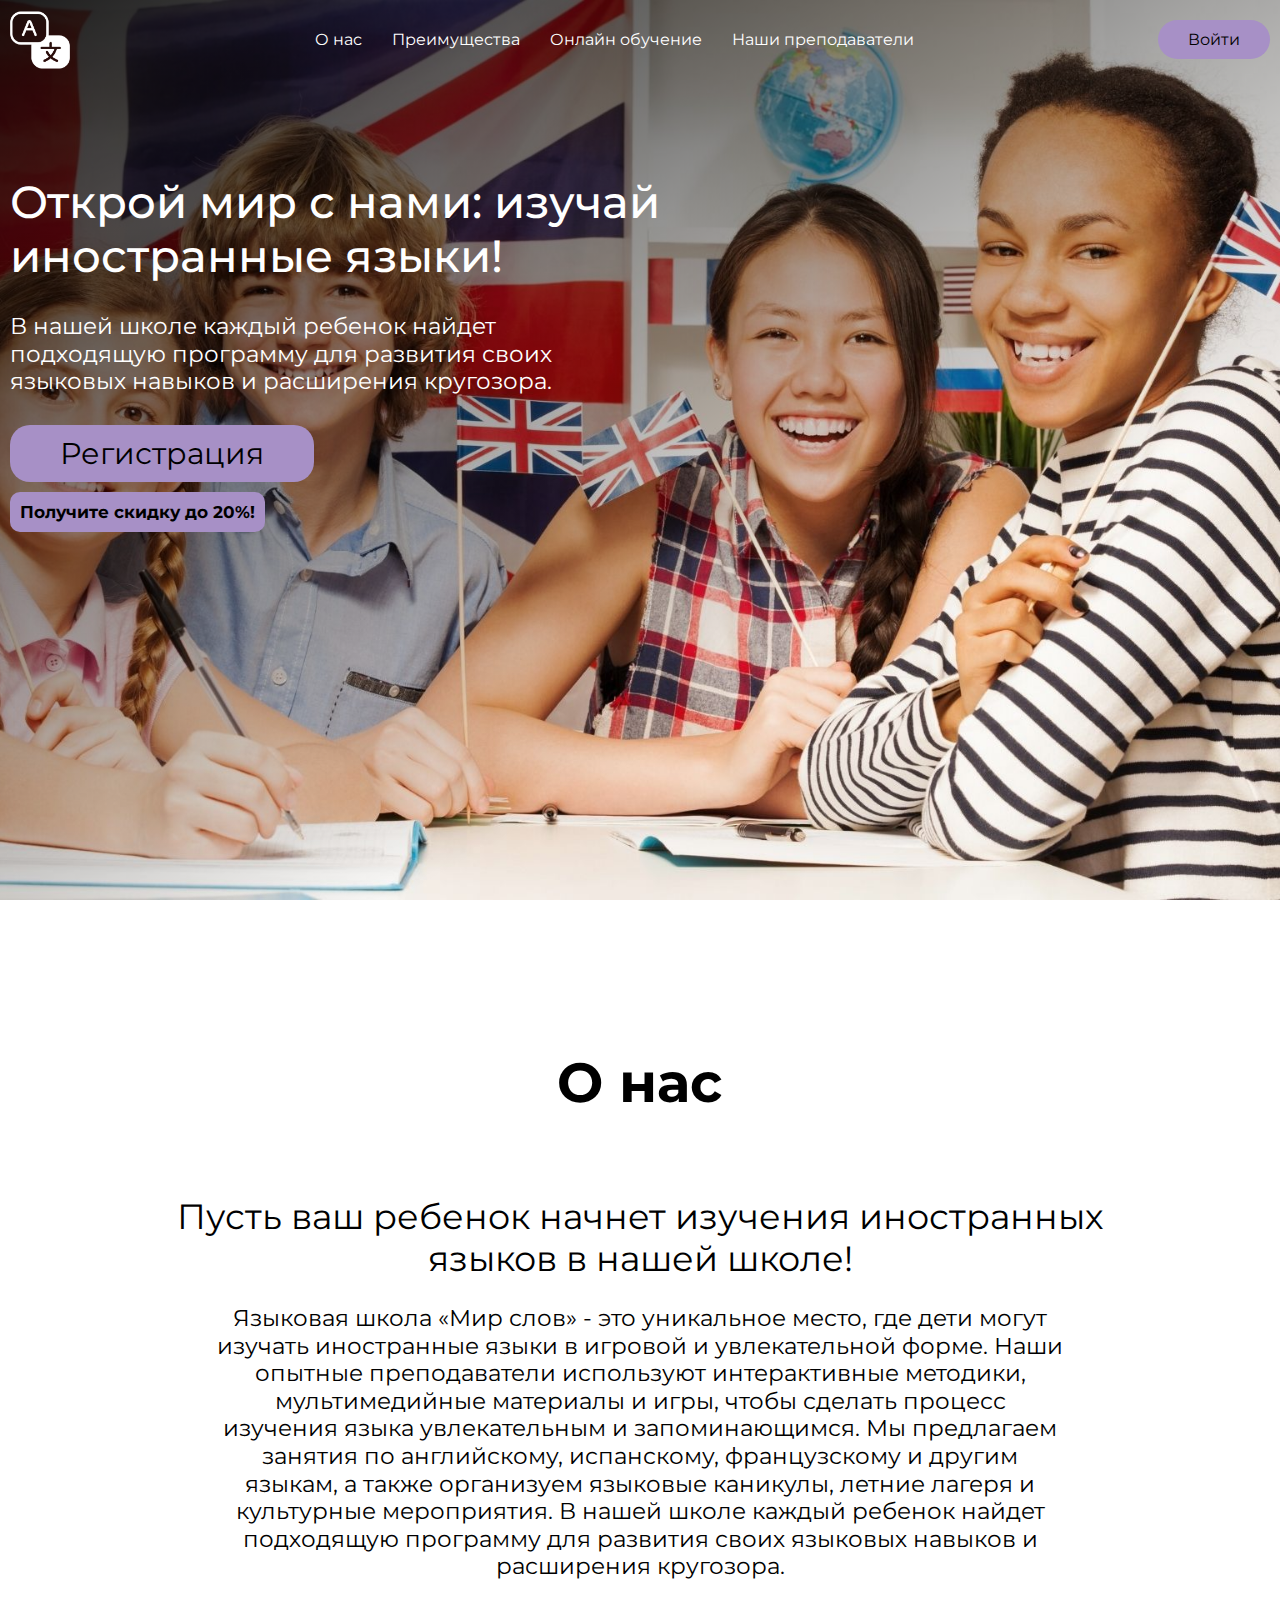
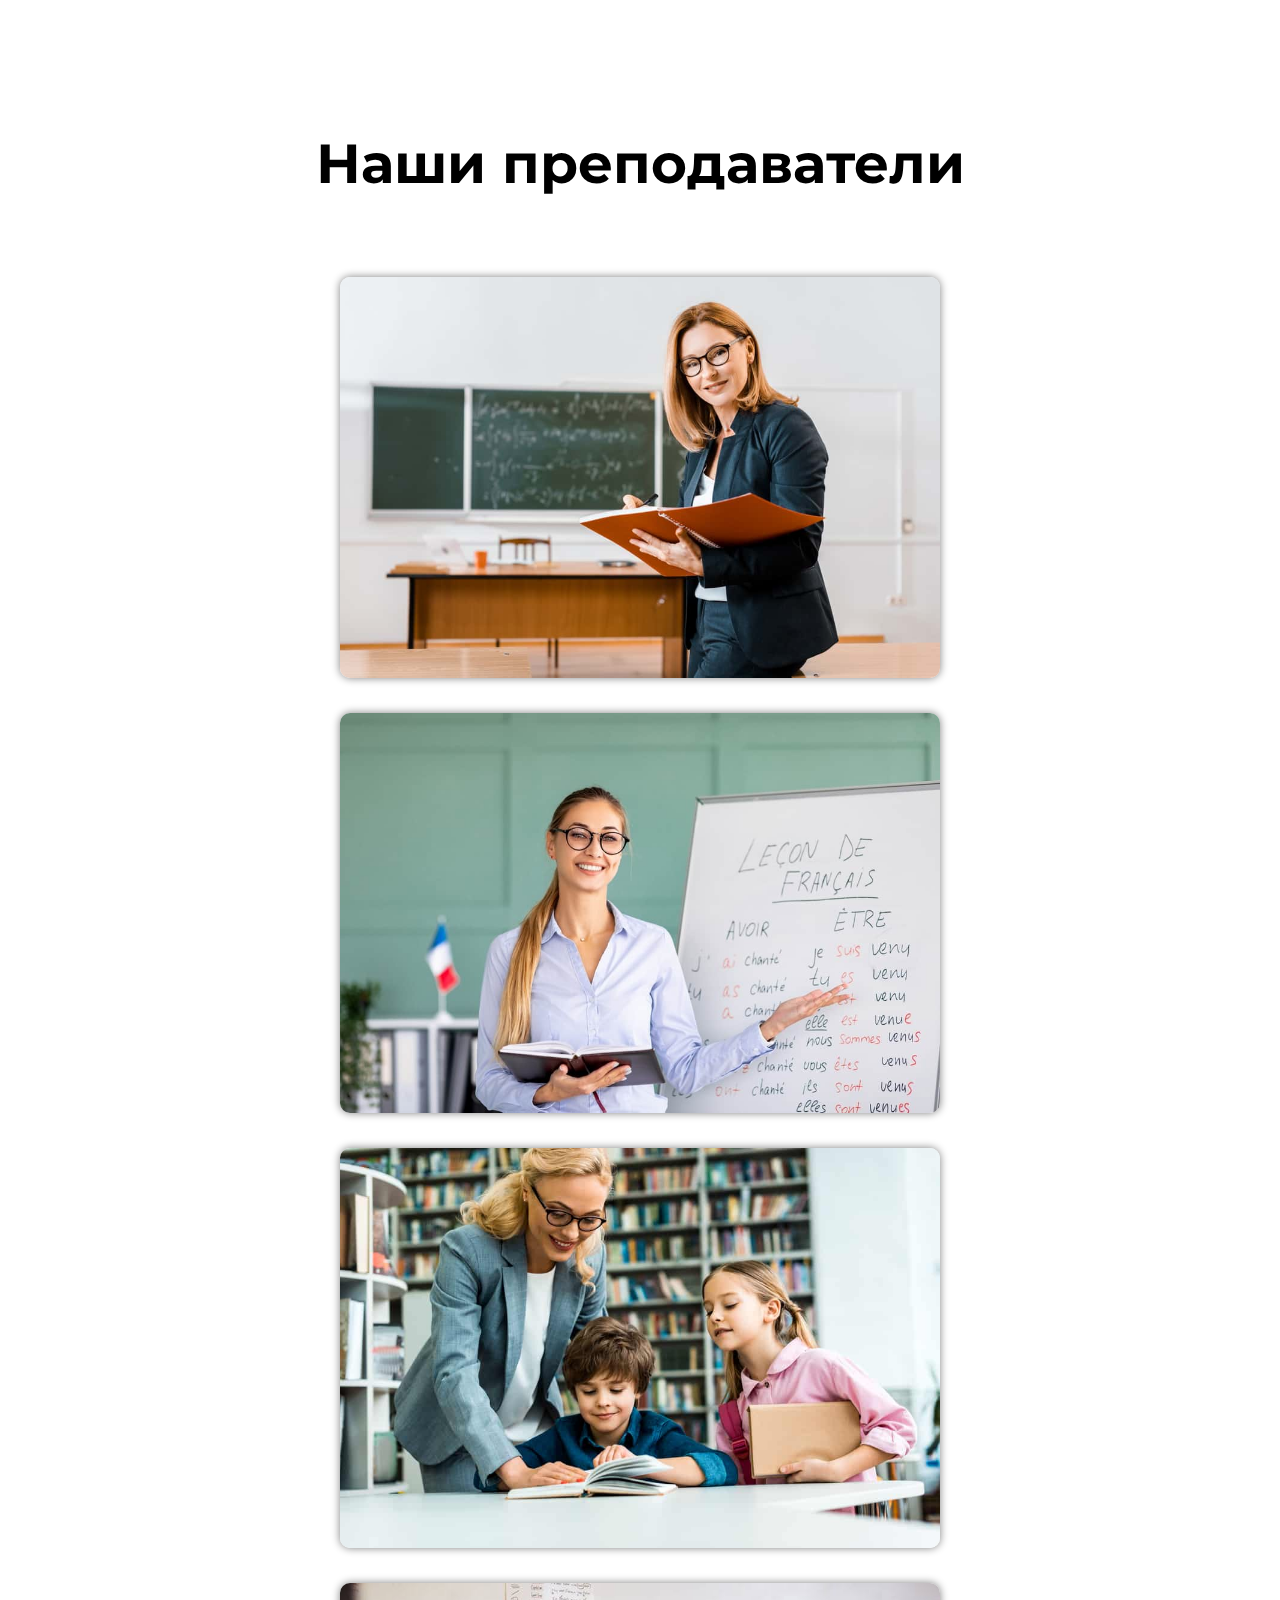
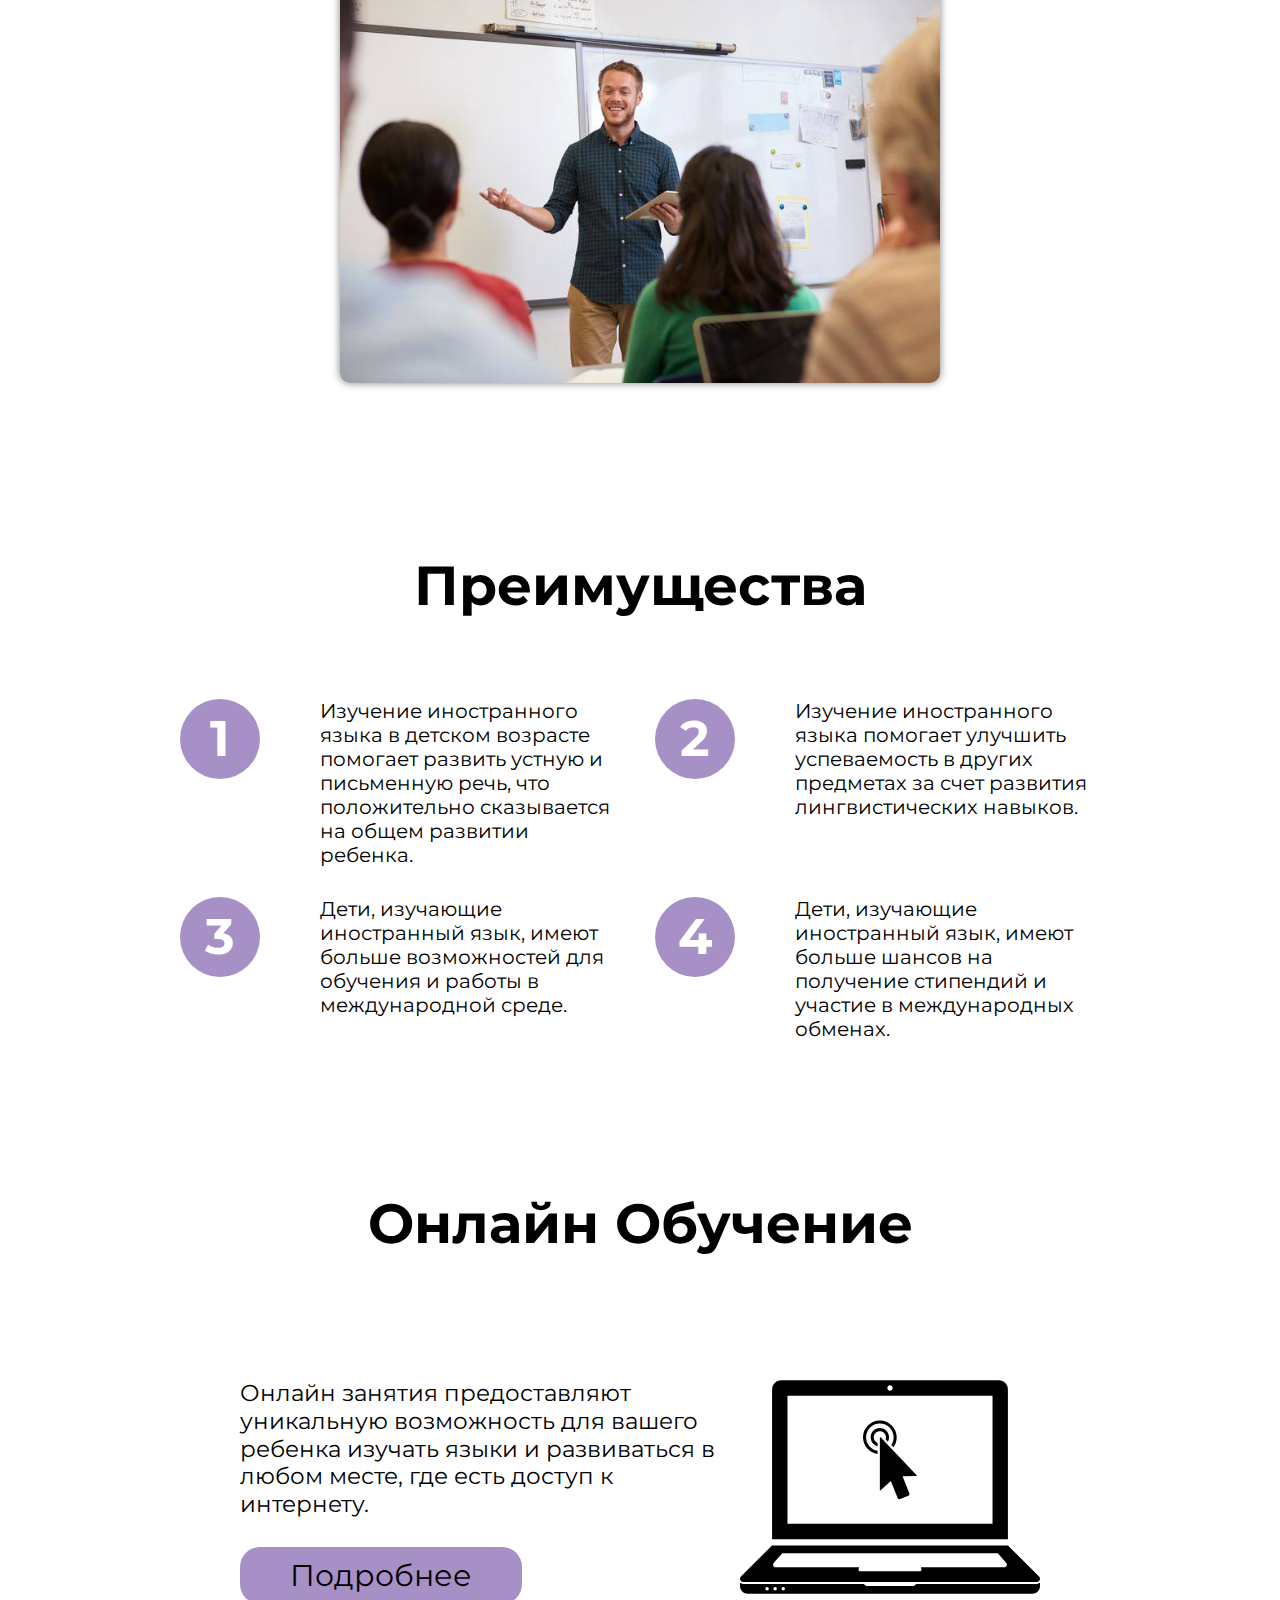
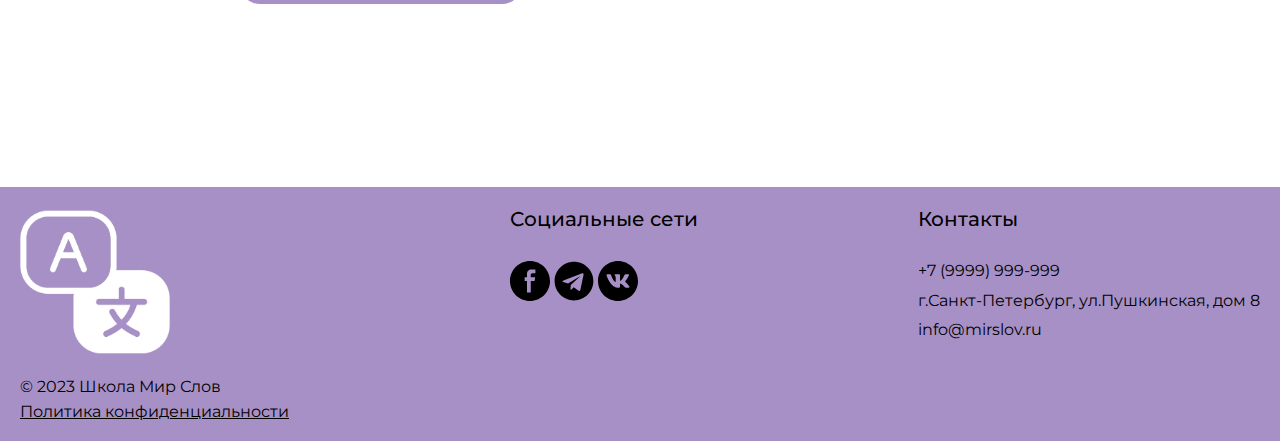
<file: index.html>
<!DOCTYPE html>
<html lang="en">
<head>
    <meta charset="UTF-8">
    <meta name="viewport" content="width=device-width, initial-scale=1.0">
    <link rel="stylesheet" href="css/reset.css">
    <link rel="stylesheet" href="css/style.css">
    <link rel="preconnect" href="https://fonts.googleapis.com">
    <link rel="preconnect" href="https://fonts.gstatic.com" crossorigin>
    <link href="https://fonts.googleapis.com/css2?family=Montserrat:wght@400;500&display=swap" rel="stylesheet">
    <title>Mir Slov</title>
</head>
<body>
    
    <div class="wrapper">
        <header class="header header__main">
            <div class="container">
                <div class="header__inner">
                    <a href="#" class="menu__logo">
                        <img src="images/Logo.svg" alt="Logo" class="menu__logo">
                    </a>
                    <nav class="menu">
                        <ul class="menu__list">
                            <li class="menu__list-item"><a href="#1" class="menu__list-link">
                                О нас
                            </a></li>
                            <li class="menu__list-item"><a href="#2" class="menu__list-link">
                                Преимущества
                            </a></li>
                            <li class="menu__list-item"><a href="#3" class="menu__list-link">
                                Онлайн обучение
                            </a></li>
                            <li class="menu__list-item"><a href="#4" class="menu__list-link">
                                Наши преподаватели
                            </a></li>
                        </ul>
                    </nav>
                    <div class="menu__buttons">
                        <a href="login.html" class="menu__btn menu__list-link">Войти</a>
                    </div>
                </div>
            </div>
        </header>

        <main class="main">
            <section class="top">
                <div class="container">
                    <div class="title1">
                        <h1 class="title">
                            Открой мир с нами: изучай иностранные языки!
                        </h1>
                    </div>
                    <div class="subtitle">
                        <p class="subtitle__text">
                            В нашей школе каждый ребенок найдет подходящую программу для развития своих языковых навыков и расширения кругозора.
                        </p>
                    </div>
                    <div class="top__btn">
                        <a href="registration.html" class="top__btn-link">
                            Регистрация
                        </a>
                    </div>
                    <div class="sale">
                        <button class="sale__btn">Получите скидку до 20%!</button>
                    </div>
                    <div class="modal-window" id="modal-window">
                        <div class="modal-window__body">
                            <div class="modal-window__content">
                                <h4 class="modal-window__title">
                                    Получите подарочный купон на сумму 500 рублей 
                                </h4>
                                <p class="modal-window__text">
                                    Получите скидку 20% на первый месяц обучения в нашей школе при регистрации.
                                </p>
                                <a href="registration.html" class="top__btn-link modal-window__btn">
                                    Регистрация
                                </a>
                            </div>
                            <div class="modal-window__image">
                                <img src="images/sale.svg" alt="Sale" class="modal-window__gift">
                                <p class="modal-window__description">
                                    СКИДКА 20%
                                </p>
                            </div>
                            <button class="modal-window__close">&#10006;</button>
                        </div>
                    </div>
                </div>
            </section>
            <section id="1" class="about">
                <div class="container">
                    <div class="about__inner">
                        <h1 class="title__about">
                            О нас
                        </h1>
                        <h4 class="subtitle__about">
                            Пусть ваш ребенок начнет изучения иностранных языков в нашей школе!
                        </h4>
                        <p class="subtitle__text">
                            Языковая школа «Мир слов» - это уникальное место, где дети могут изучать иностранные языки в игровой и увлекательной форме. Наши опытные преподаватели используют интерактивные методики, мультимедийные материалы и игры, чтобы сделать процесс изучения языка увлекательным и запоминающимся. Мы предлагаем занятия по английскому, испанскому, французскому и другим языкам, а также организуем языковые каникулы, летние лагеря и культурные мероприятия. В нашей школе каждый ребенок найдет подходящую программу для развития своих языковых навыков и расширения кругозора.
                        </p>
                    </div>
                </div>
            </section>
            <section id="4" class="professors"> 
                <div class="container">
                    <div class="professors__inner">
                        <h4 class="professors__title">
                            Наши преподаватели
                        </h4>
                        <div class="professors__body">
                            <div class="block-image" onmouseover="show_description(0)" onmouseout="hide_description(0)">
                                <img src="images/eng-prof.jpeg" alt="English teacher" class="professors__img">
                                <div id="image-description0" class="image-description"></div>
                            </div>
                            <div class="block-image" onmouseover="show_description(1)" onmouseout="hide_description(1)">
                                <img src="images/fr-prof.jpeg" alt="French teacher" class="professors__img">
                                <div id="image-description1" class="image-description"></div>
                            </div>
                            <div class="block-image" onmouseover="show_description(2)" onmouseout="hide_description(2)">
                                <img src="images/ger-prof.jpeg" alt="German teacher" class="professors__img">
                                <div id="image-description2" class="image-description"></div>
                            </div>
                            <div class="block-image" onmouseover="show_description(3)" onmouseout="hide_description(3)">
                                <img src="images/spn-prof.jpg" alt="Spanish teacher" class="professors__img">
                                <div id="image-description3" class="image-description"></div>
                            </div>
                        </div>
                    </div>
                </div>
            </section>
            <section id="2" class="advantages">
                <div class="container">
                    <div class="advantages__inner">
                        <h1 class="advantages__title">
                            Преимущества
                        </h1>
                        <ol class="advantages__list">
                            <div class="adv__wrapper">
                                <li class="advantages__list-item">
                                    Изучение иностранного языка в детском возрасте помогает развить устную и письменную речь, что положительно сказывается на общем развитии ребенка.
                                </li>
                            </div>
                            <li class="advantages__list-item">
                                Изучение иностранного языка помогает улучшить успеваемость в других предметах за счет развития лингвистических навыков.
                            </li>
                            <li class="advantages__list-item">
                                Дети, изучающие иностранный язык, имеют больше возможностей для обучения и работы в международной среде.
                            </li>
                            <li class="advantages__list-item">
                                Дети, изучающие иностранный язык, имеют больше шансов на получение стипендий и участие в международных обменах.
                            </li>
                        </ol>
                    </div>
                </div>
            </section>
            <section id="3" class="distant">
                <div class="container">
                    <div class="distant__inner">
                        <h1 class="distant__title">
                            Онлайн Обучение
                        </h1>
                        <div class="distant__content">
                            <div class="distant__subtitle">
                                <p class="distant__subtitle-text">
                                    Онлайн занятия предоставляют уникальную возможность для вашего ребенка изучать языки и развиваться в любом месте, где есть доступ к интернету.
                                </p>
                                <a href="online.html" class="top__btn-link">Подробнее</a>
                            </div>
                            <img src="images/distant.svg" alt="PC" class="distant__content-img">
                        </div>
                    </div>
                </div>
            </section>
        </main>

        <footer class="footer">
            <div class="container">
                <div class="footer__menu">
                    <div class="footer__left">
                        <img src="images/Logo.svg" alt="Logo" class="footer__logo">
                        <div class="footer__menu-title">
                            <p class="footer__menu-text">
                                © 2023 Школа Мир Слов
                            </p>
                            <p class="footer__menu-policy"><a href="#" class="footer__policy-link">
                                Политика конфиденциальности
                            </a></p>
                        </div>
                    </div>
                    <div class="footer__center">
                        <h1 class="footer__title">Социальные сети</h1>
                        <nav class="footer__social">
                            <a href="#" class="footer__social-link">
                                <img src="images/fb.svg" alt="Facebook" class="footer__img-social">
                            </a>
                            <a href="#" class="footer__social-link">
                                <img src="images/tg.svg" alt="Telegram" class="footer__img-social">
                            </a>
                            <a href="#" class="footer__social-link">
                                <img src="images/vk.svg" alt="Vk" class="footer__img-social">
                            </a>
                        </nav>
                    </div>
                    <div class="footer__right">
                        <h1 class="footer__right-contact">Контакты</h1>
                        <div class="footer__right-phone footer__right-link">
                            <a href="tel:+79999999999" class="footer__phone">+7 (9999) 999-999</a>
                        </div>
                        <div class="footer__right-adress footer__right-link">
                            <a href="https://www.google.com/maps/place/%D0%9F%D1%83%D1%88%D0%BA%D0%B8%D0%BD%D1%81%D0%BA%D0%B0%D1%8F+%D1%83%D0%BB.,+8,+%D0%A1%D0%B0%D0%BD%D0%BA%D1%82-%D0%9F%D0%B5%D1%82%D0%B5%D1%80%D0%B1%D1%83%D1%80%D0%B3,+191040/@59.9298218,30.3577085,17z/data=!3m1!4b1!4m6!3m5!1s0x469631a528ba69d9:0xaafe9d50c646609!8m2!3d59.9298218!4d30.3577085!16s%2Fg%2F11b8v4b1fk?entry=ttu" target="_blank" class="footer__address">г.Санкт-Петербург, ул.Пушкинская, дом 8</a>
                        </div>
                        <div class="footer__right-mail footer__right-link">
                            <a href="mailto:info@mirslov.ru" class="footer__mail">info@mirslov.ru</a>
                        </div>
                    </div>
                </div>
            </div>
        </footer>
    </div>


    <script src="js/main.js"></script>
</body>
</html>
</file>
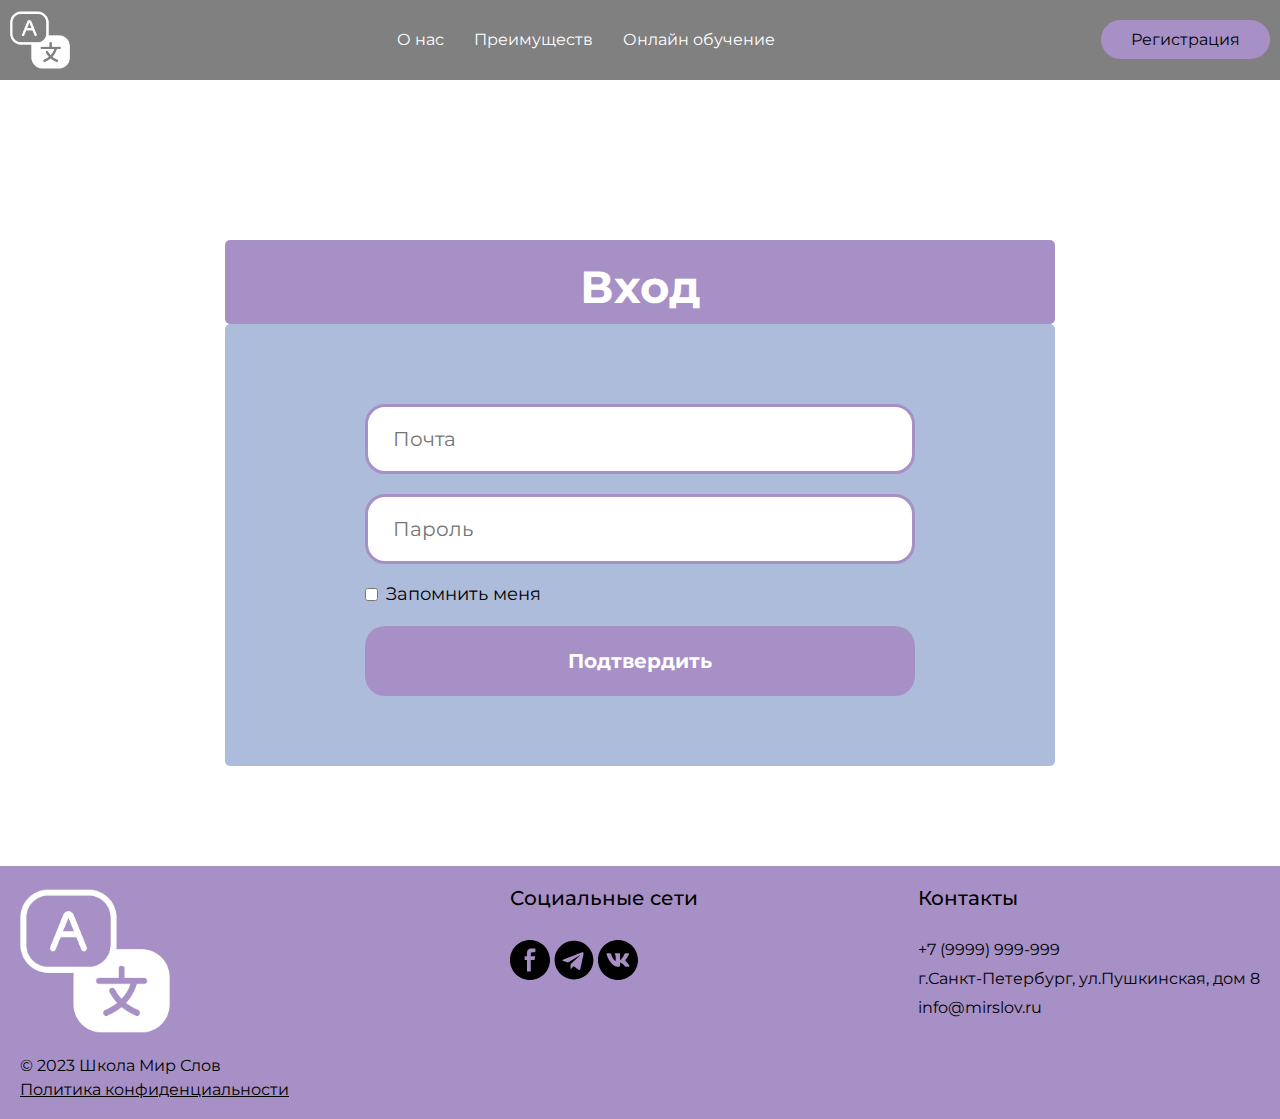
<file: login.html>
<!DOCTYPE html>
<html lang="en">
<head>
    <meta charset="UTF-8">
    <meta name="viewport" content="width=device-width, initial-scale=1.0">
    <link rel="stylesheet" href="css/reset.css">
    <link rel="stylesheet" href="css/style.css">
    <link rel="preconnect" href="https://fonts.googleapis.com">
    <link rel="preconnect" href="https://fonts.gstatic.com" crossorigin>
    <link href="https://fonts.googleapis.com/css2?family=Montserrat:wght@400;500&display=swap" rel="stylesheet">
    <title>Mir Slov</title>
</head>
<body>
    
    <div class="wrapper">
        <header class="header">
            <div class="container">
                <div class="header__inner">
                    <a href="index.html" class="menu__logo">
                        <img src="images/Logo.svg" alt="Logo" class="menu__logo">
                    </a>
                    <nav class="menu">
                        <ul class="menu__list">
                            <li class="menu__list-item"><a href="index.html" class="menu__list-link">
                                О нас
                            </a></li>
                            <li class="menu__list-item"><a href="index.html" class="menu__list-link">
                                Преимуществ
                            </a></li>
                            <li class="menu__list-item"><a href="online.html" class="menu__list-link">
                                Онлайн обучение
                            </a></li>
                        </ul>
                    </nav>
                    <div class="menu__buttons">
                        <a href="registration.html" class="menu__btn menu__list-link">Регистрация</a>
                    </div>
                </div>
            </div>
        </header>

        <main class="main">
            <section class="signing">
                <div class="container">
                    <div class="signing__inner">
                        <h1 class="signing__title">
                            Вход
                        </h1>
                        <form action="#" class="form">
                            <div class="wrapper__inner">
                                <input type="email" class="form__input" placeholder="Почта">
                                <input type="password" class="form__input" placeholder="Пароль">
                                <label class="signing__tick" for="#">
                                    <input type="checkbox" class="signing__input">
                                    Запомнить меня
                                </label>
                                <button class="signing__btn" type="submit">
                                    Подтвердить
                                </button>
                            </div>
                        </form>
                    </div>
                </div>
            </section>
        </main>

        <footer class="footer">
            <div class="container">
                <div class="footer__menu">
                    <div class="footer__left">
                        <img src="images/Logo.svg" alt="Logo" class="footer__logo">
                        <div class="footer__menu-title">
                            <p class="footer__menu-text">
                                © 2023 Школа Мир Слов
                            </p>
                            <p class="footer__menu-policy"><a href="#" class="footer__policy-link">
                                Политика конфиденциальности
                            </a></p>
                        </div>
                    </div>
                    <div class="footer__center">
                        <h1 class="footer__title">Социальные сети</h1>
                        <nav class="footer__social">
                            <a href="#" class="footer__social-link">
                                <img src="images/fb.svg" alt="Facebook" class="footer__img-social">
                            </a>
                            <a href="#" class="footer__social-link">
                                <img src="images/tg.svg" alt="Telegram" class="footer__img-social">
                            </a>
                            <a href="#" class="footer__social-link">
                                <img src="images/vk.svg" alt="Vk" class="footer__img-social">
                            </a>
                        </nav>
                    </div>
                    <div class="footer__right">
                        <h1 class="footer__right-contact">Контакты</h1>
                        <div class="footer__right-phone footer__right-link">
                            <a href="tel:+79999999999" class="footer__phone">+7 (9999) 999-999</a>
                        </div>
                        <div class="footer__right-adress footer__right-link">
                            <a href="#" class="footer__address">г.Санкт-Петербург, ул.Пушкинская, дом 8</a>
                        </div>
                        <div class="footer__right-mail footer__right-link">
                            <a href="mailto:info@mirslov.ru" class="footer__mail">info@mirslov.ru</a>
                        </div>
                    </div>
                </div>
            </div>
        </footer>
    </div>



</body>
</html>
</file>
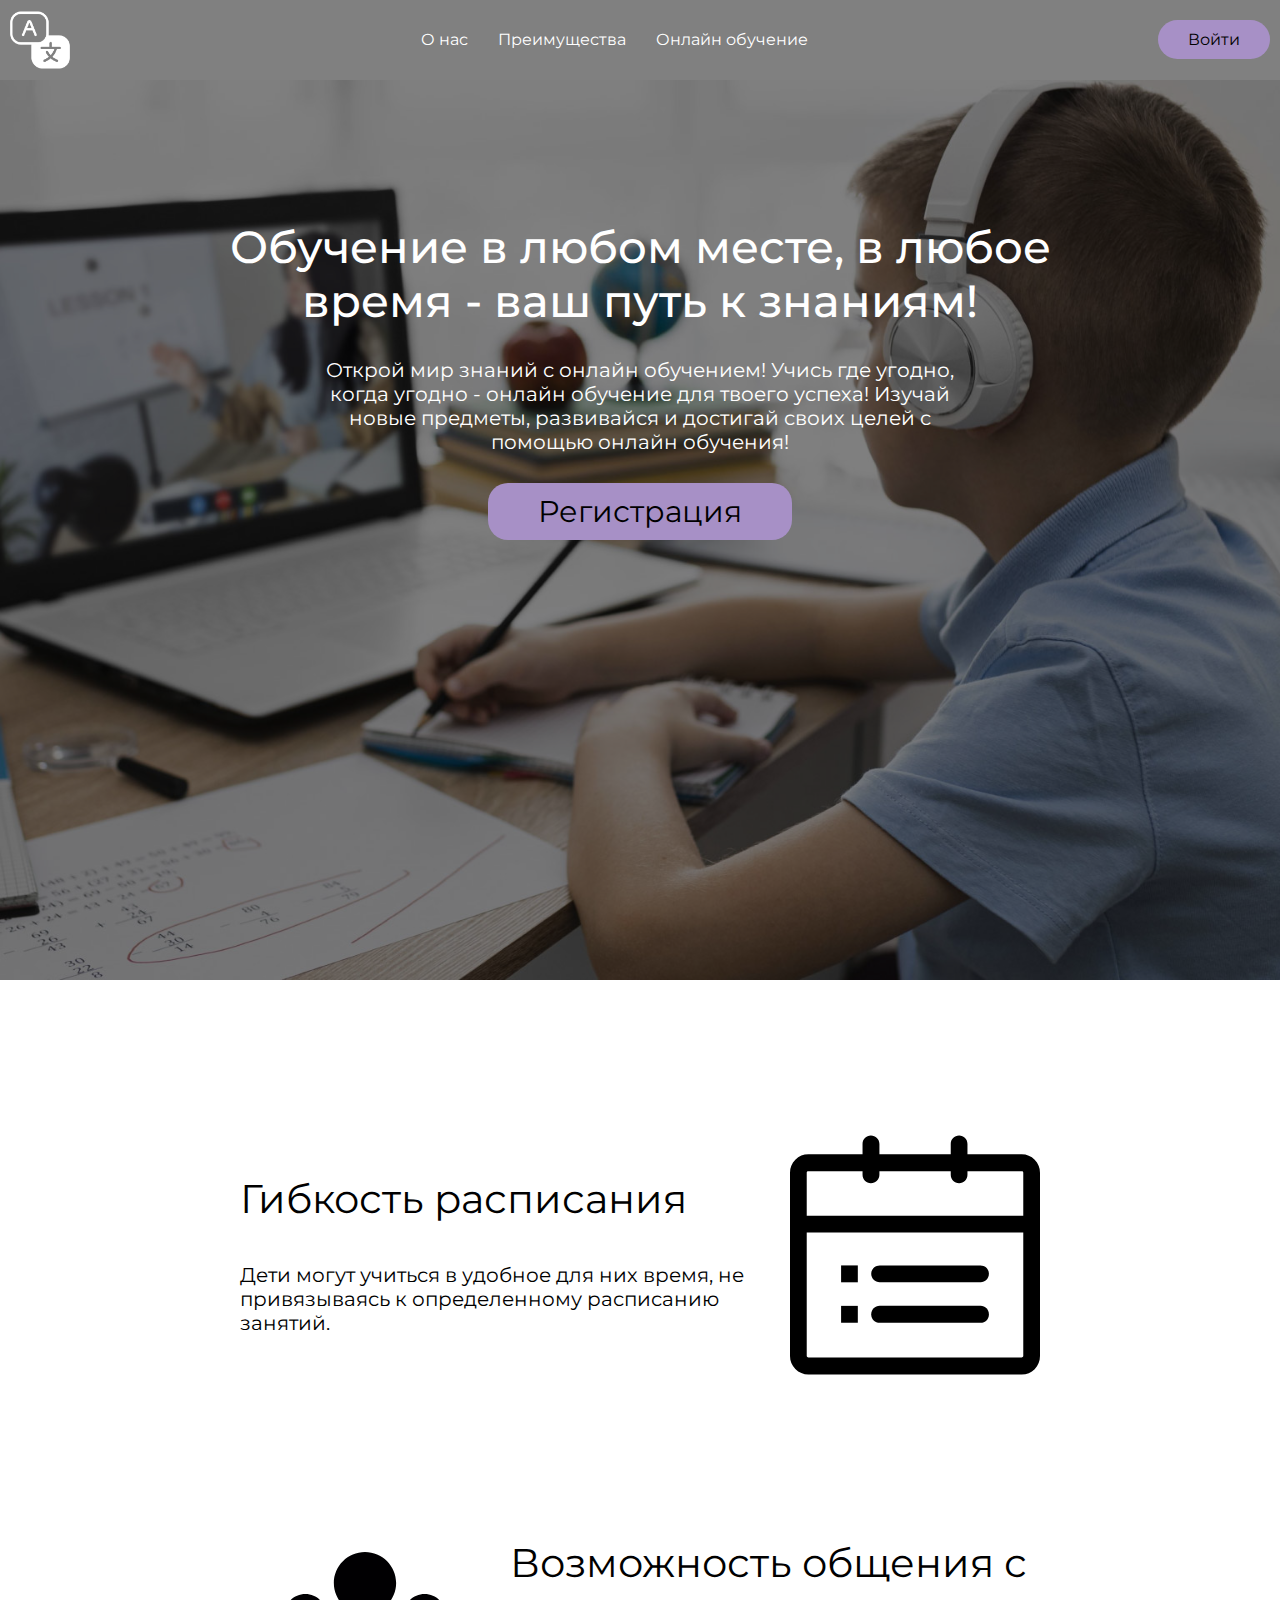
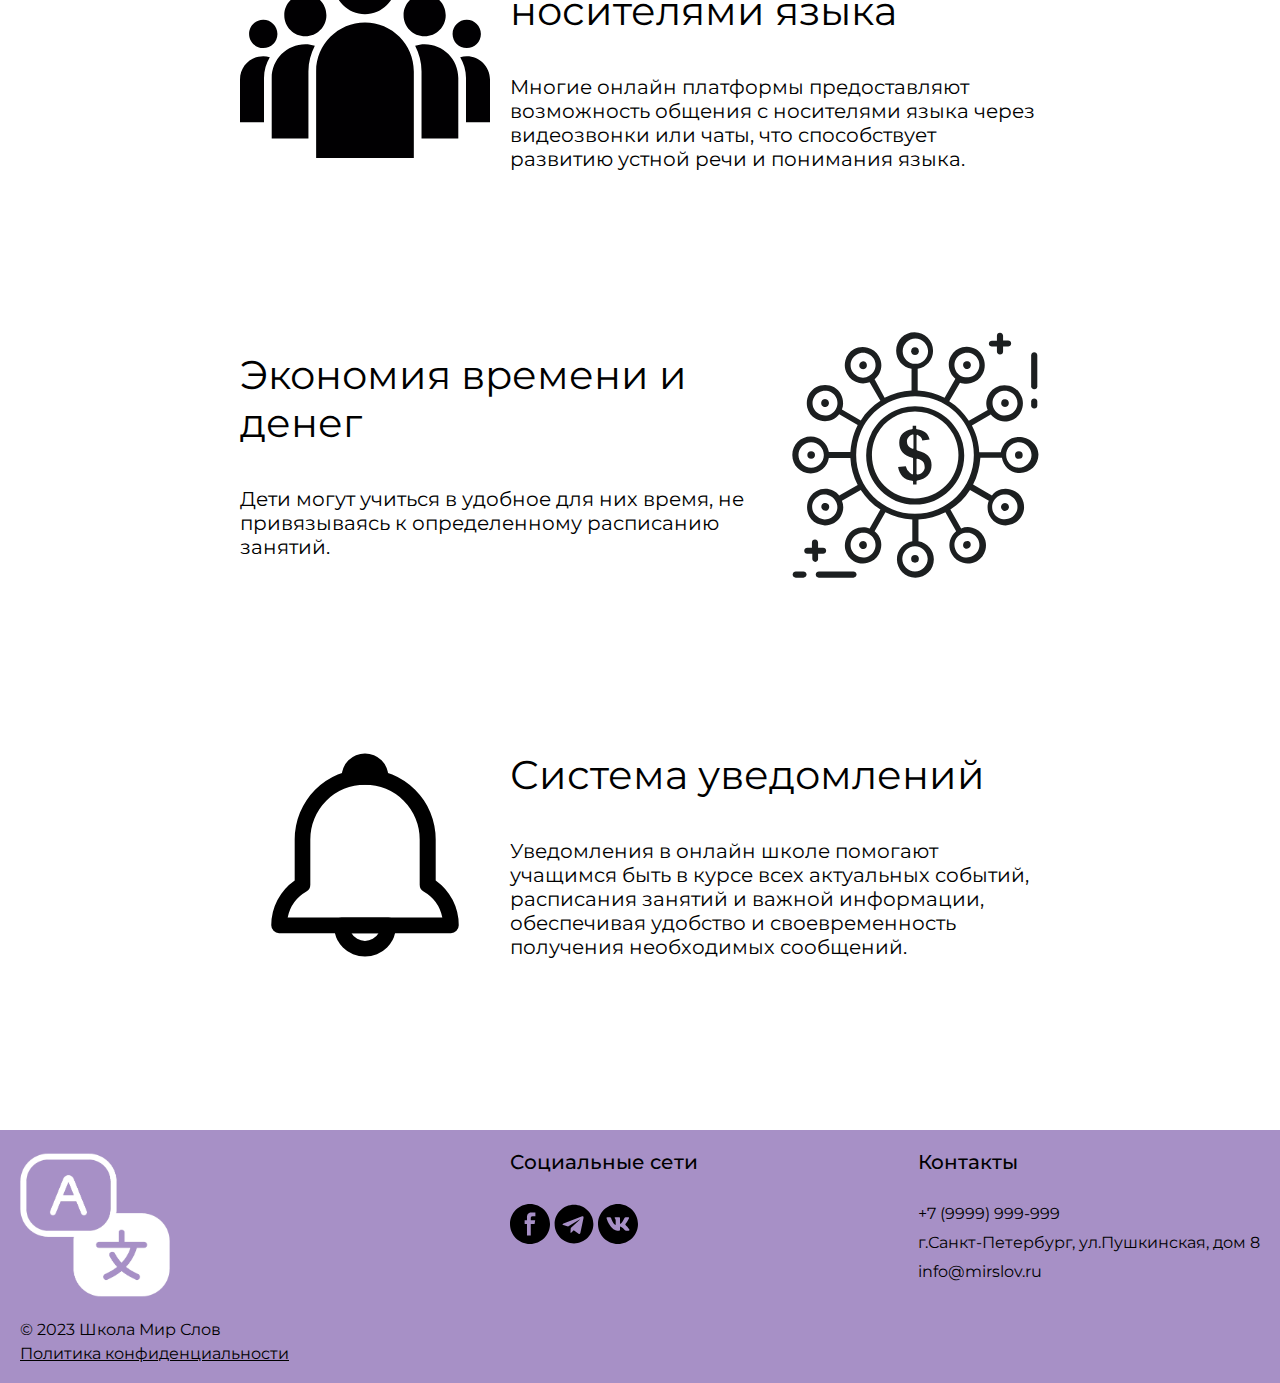
<file: online.html>
<!DOCTYPE html>
<html lang="en">
<head>
    <meta charset="UTF-8">
    <meta name="viewport" content="width=device-width, initial-scale=1.0">
    <link rel="stylesheet" href="css/reset.css">
    <link rel="stylesheet" href="css/style.css">
    <link rel="preconnect" href="https://fonts.googleapis.com">
    <link rel="preconnect" href="https://fonts.gstatic.com" crossorigin>
    <link href="https://fonts.googleapis.com/css2?family=Montserrat:wght@400;500&display=swap" rel="stylesheet">
    <title>Mir Slov</title>
</head>
<body>
    
    <div class="wrapper">
        <header class="header header__online">
            <div class="container">
                <div class="header__inner">
                    <a href="index.html" class="menu__logo">
                        <img src="images/Logo.svg" alt="Logo" class="menu__logo">
                    </a>
                    <nav class="menu">
                        <ul class="menu__list">
                            <li class="menu__list-item"><a href="index.html" class="menu__list-link">
                                О нас
                            </a></li>
                            <li class="menu__list-item"><a href="index.html" class="menu__list-link">
                                Преимущества
                            </a></li>
                            <li class="menu__list-item"><a href="#" class="menu__list-link">
                                Онлайн обучение
                            </a></li>
                        </ul>
                    </nav>
                    <div class="menu__buttons">
                        <a href="login.html" class="menu__btn menu__list-link">Войти</a>
                    </div>
                </div>
            </div>
        </header>

        <main class="main">
            <section class="online">
                <div class="container">
                    <div class="online__inner">
                        <h1 class="online__title">
                            Обучение в любом месте, в любое время - ваш путь к знаниям!
                        </h1>
                        <div class="online__subtitle">
                            <p class="online__subtitle-text">
                                Открой мир знаний с онлайн обучением!
                                Учись где угодно, когда угодно - онлайн обучение для твоего успеха!
                                Изучай новые предметы, развивайся и достигай своих целей с помощью онлайн обучения!
                            </p>
                        </div>
                        <div class="top__btn online__btn">
                        <a href="registration.html" class="top__btn-link">
                            Регистрация
                        </a>
                        </div>
                    </div>
                </div>
            </section>
            <section class="timetable">
                <div class="container">
                    <div class="timetable__inner">
                        <div class="timetable__text">
                            <h1 class="timetabele__title">
                                Гибкость расписания
                            </h1>
                            <p class="timetable__subtitle">
                                Дети могут учиться в удобное для них время, не привязываясь к определенному расписанию занятий.
                            </p>
                        </div>
                        <img src="images/timetable.svg" alt="Timetable" class="timetable__img">
                    </div>
                </div>
            </section>
            <section class="foreigners">
                <div class="container">
                    <div class="foreigners__inner">
                        <img src="images/foreigners.svg" alt="Foreigners" class="foreigners__img">
                        <div class="foreigners__text">
                            <h1 class="foreigners__title">
                                Возможность общения с носителями языка
                            </h1>
                            <p class="foreigners__subtitle">
                                Многие онлайн платформы предоставляют возможность общения с носителями языка через видеозвонки или чаты, что способствует развитию устной речи и понимания языка.
                            </p>
                        </div>
                    </div>
                </div>
            </section>
            <section class="resources">
                <div class="container">
                    <div class="resources__inner">
                        <div class="resources__text">
                            <h1 class="resources__title">
                                Экономия времени и денег
                            </h1>
                            <p class="resources__subtitle">
                                Дети могут учиться в удобное для них время, не привязываясь к определенному расписанию занятий.
                            </p>
                        </div>
                        <img src="images/resources.svg" alt="Resources" class="resources__img">
                    </div>
                </div>
            </section>
            <section class="notification">
                <div class="container">
                    <div class="notification__inner">
                        <img src="images/notification.svg" alt="Notification" class="notification__img">
                        <div class="notification__text">
                            <h1 class="notification__title">
                                Система уведомлений
                            </h1>
                            <p class="notification__subtitle">
                                Уведомления в онлайн школе помогают учащимся быть в курсе всех актуальных событий, расписания занятий и важной информации, обеспечивая удобство и своевременность получения необходимых сообщений.
                            </p>
                        </div>
                    </div>
                </div>
            </section>
        </main>

        <footer class="footer">
            <div class="container">
                <div class="footer__menu">
                    <div class="footer__left">
                        <img src="images/Logo.svg" alt="Logo" class="footer__logo">
                        <div class="footer__menu-title">
                            <p class="footer__menu-text">
                                © 2023 Школа Мир Слов
                            </p>
                            <p class="footer__menu-policy"><a href="#" class="footer__policy-link">
                                Политика конфиденциальности
                            </a></p>
                        </div>
                    </div>
                    <div class="footer__center">
                        <h1 class="footer__title">Социальные сети</h1>
                        <nav class="footer__social">
                            <a href="#" class="footer__social-link">
                                <img src="images/fb.svg" alt="Facebook" class="footer__img-social">
                            </a>
                            <a href="#" class="footer__social-link">
                                <img src="images/tg.svg" alt="Telegram" class="footer__img-social">
                            </a>
                            <a href="#" class="footer__social-link">
                                <img src="images/vk.svg" alt="Vk" class="footer__img-social">
                            </a>
                        </nav>
                    </div>
                    <div class="footer__right">
                        <h1 class="footer__right-contact">Контакты</h1>
                        <div class="footer__right-phone footer__right-link">
                            <a href="tel:+79999999999" class="footer__phone">+7 (9999) 999-999</a>
                        </div>
                        <div class="footer__right-adress footer__right-link">
                            <a href="#" class="footer__address">г.Санкт-Петербург, ул.Пушкинская, дом 8</a>
                        </div>
                        <div class="footer__right-mail footer__right-link">
                            <a href="mailto:info@mirslov.ru" class="footer__mail">info@mirslov.ru</a>
                        </div>
                    </div>
                </div>
            </div>
        </footer>
    </div>



</body>
</html>
</file>
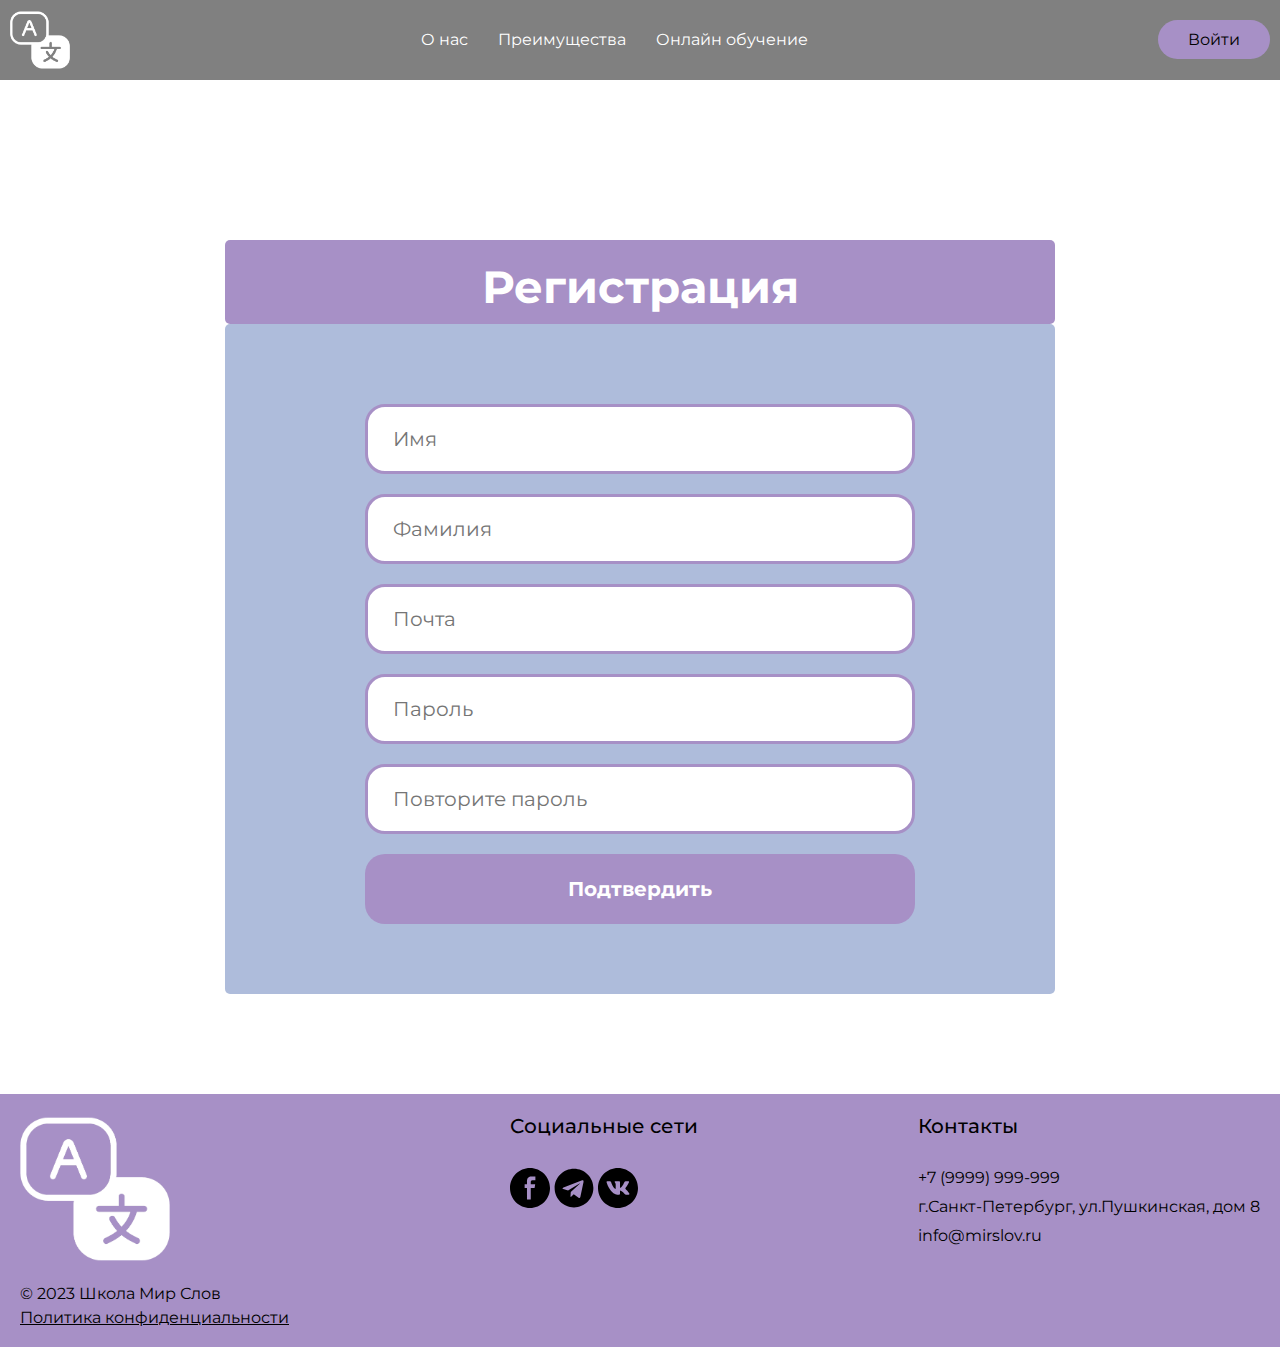
<file: registration.html>
<!DOCTYPE html>
<html lang="en">
<head>
    <meta charset="UTF-8">
    <meta name="viewport" content="width=device-width, initial-scale=1.0">
    <link rel="stylesheet" href="css/reset.css">
    <link rel="stylesheet" href="css/style.css">
    <link rel="preconnect" href="https://fonts.googleapis.com">
    <link rel="preconnect" href="https://fonts.gstatic.com" crossorigin>
    <link href="https://fonts.googleapis.com/css2?family=Montserrat:wght@400;500&display=swap" rel="stylesheet">
    <title>Mir Slov</title>
</head>
<body>
    
    <div class="wrapper">
        <header class="header">
            <div class="container">
                <div class="header__inner">
                    <a href="index.html" class="menu__logo">
                        <img src="images/Logo.svg" alt="Logo" class="menu__logo">
                    </a>
                    <nav class="menu">
                        <ul class="menu__list">
                            <li class="menu__list-item"><a href="index.html" class="menu__list-link">
                                О нас
                            </a></li>
                            <li class="menu__list-item"><a href="index.html" class="menu__list-link">
                                Преимущества
                            </a></li>
                            <li class="menu__list-item"><a href="online.html" class="menu__list-link">
                                Онлайн обучение
                            </a></li>
                        </ul>
                    </nav>
                    <div class="menu__buttons">
                        <a href="login.html" class="menu__btn menu__list-link">Войти</a>
                    </div>
                </div>
            </div>
        </header>

        <main class="main">
            <section class="registration">
                <div class="container">
                    <div class="registration__inner">
                        <h1 class="registration__title">
                            Регистрация
                        </h1>
                        <form action="#" class="form">
                            <div class="wrapper__inner">
                                <input type="text" class="form__input" placeholder="Имя">
                                <input type="text" class="form__input" placeholder="Фамилия">
                                <input type="email" class="form__input" placeholder="Почта">
                                <input type="password" class="form__input" placeholder="Пароль">
                                <input type="password" class="form__input" placeholder="Повторите пароль">
                                <button class="registration__btn" type="submit">
                                    Подтвердить
                                </button>
                            </div>
                        </form>
                    </div>
                </div>
            </section>
        </main>

        <footer class="footer">
            <div class="container">
                <div class="footer__menu">
                    <div class="footer__left">
                        <img src="images/Logo.svg" alt="Logo" class="footer__logo">
                        <div class="footer__menu-title">
                            <p class="footer__menu-text">
                                © 2023 Школа Мир Слов
                            </p>
                            <p class="footer__menu-policy"><a href="#" class="footer__policy-link">
                                Политика конфиденциальности
                            </a></p>
                        </div>
                    </div>
                    <div class="footer__center">
                        <h1 class="footer__title">Социальные сети</h1>
                        <nav class="footer__social">
                            <a href="#" class="footer__social-link">
                                <img src="images/fb.svg" alt="Facebook" class="footer__img-social">
                            </a>
                            <a href="#" class="footer__social-link">
                                <img src="images/tg.svg" alt="Telegram" class="footer__img-social">
                            </a>
                            <a href="#" class="footer__social-link">
                                <img src="images/vk.svg" alt="Vk" class="footer__img-social">
                            </a>
                        </nav>
                    </div>
                    <div class="footer__right">
                        <h1 class="footer__right-contact">Контакты</h1>
                        <div class="footer__right-phone footer__right-link">
                            <a href="tel:+79999999999" class="footer__phone">+7 (9999) 999-999</a>
                        </div>
                        <div class="footer__right-adress footer__right-link">
                            <a href="#" class="footer__address">г.Санкт-Петербург, ул.Пушкинская, дом 8</a>
                        </div>
                        <div class="footer__right-mail footer__right-link">
                            <a href="mailto:info@mirslov.ru" class="footer__mail">info@mirslov.ru</a>
                        </div>
                    </div>
                </div>
            </div>
        </footer>
    </div>



</body>
</html>
</file>
<file: css/style.css>
html,
body {
    height: 100%;
}

body {
    font-family: 'Montserrat', sans-serif;
    color: #000;
    font-size: 16px;
    font-weight: 400;
    line-height: 1.2;
}

.wrapper {
    min-height: 100%;
    display: flex;
    flex-direction: column;
}

.container {
    max-width: 1820px;
    padding: 0 10px;
    margin: 0 auto;
}

/* HEADER */

.header {
    background-color: grey;
    position: absolute;
    left: 0;
    right: 0;
}

.header__main {
    background-color: transparent;
}

.header__inner {
    display: flex;
    justify-content: space-between;
    align-items: center;
    padding-top: 10px;
    padding-bottom: 10px;
    color: #fff;
}

.menu__logo {
    width: 60px;
    height: 60px;
}

.menu__logo:hover {
    transform: rotate(180deg);
    filter: invert(20%);
    transition: 0.5s;
}

.menu__list {
    display: flex;
    justify-content: space-between;
    gap: 30px;
    font-size: 16px;
}

.menu__list-link:hover {
    color: #A790C6;
    transition: 0.2s;
}

.menu__btn {
    max-width: 200px;
    border-radius: 20px;
    background-color: #A790C6;
    padding: 10px 30px;
    color: #000;
}

.menu__btn:hover {
    background-color: blueviolet;
    transition: 0.2s ease;
    color: #fff;
}

/* MAIN */

.main {
    flex-grow: 1;
}

.top {
    min-height: 100vh;
    background-image: linear-gradient(330deg, rgba(0, 0, 0, 0.00) 31.06%, #000 108.93%), url(../images/Bgtop.jpg);
    background-position: center;
    background-repeat: no-repeat;
    background-size: cover;
    margin-bottom: 150px;
}  

.title {
    padding-top: 175px;
    margin-bottom: 30px;
    max-width: 890px;
    font-size: 45px;
    font-weight: 500;
    color: #fff;
}

.subtitle {
    max-width: 635px;
    font-size: 20px;
    font-weight: 400;
    margin-bottom: 40px;
    color: #fff;
}

.top__btn-link {
    max-width: 260px;
    font-size: 30px;
    font-weight: 400;
    background-color: #A790C6;
    border-radius: 20px;
    padding: 10px 50px;
}

.top__btn-link:hover {
    transition: 0.2s ease;
    color: white;
    background-color: blueviolet;
}

.sale {
    padding-top: 20px;
    
}
.sale__btn {
    font-size: 17px;
    background-color: transparent;
    color: #000;
    font-weight: bold;
    background-color: #A790C6;
    padding: 10px;
    border-radius: 10px;
}

.sale__btn:hover {
    transition: 0.2s ease;
    opacity: 0.8;
    color: #FFF;
}

/* MODAL WINDOW */

.modal-window__gift {
    width: 100px;
    height: 100px;
}

.modal-window {
    position: fixed;
    inset: 0;
    background-color: #c6aeae;
    justify-content: space-between;
    max-width: 600px;
    height: 250px;
    margin: 0 auto;
    padding-inline: 20px;
    border-radius: 15px;
    padding: 30px;
    overflow-y: auto;
    display: none;
    align-self: center;
}

.modal-window__body {
    position: relative;
    display: flex;
    justify-content: space-between;
    column-gap: 20px;
}

.modal-window__content {
    display: flex;
    flex-direction: column;
    justify-content: space-evenly;
    row-gap: 13px;
}

.modal-window__btn {
    max-width: 100%;
    font-size: 20px;
    font-weight: 400;
    background-color: #A790C6;
    border-radius: 20px;
    padding: 7px 36px;
    text-align: center;
}

.show-modal-window {
    opacity: 1;
    z-index: 1;
}

.modal-window__title {
    font-size: 20px;
    font-weight: 700;
    margin-bottom: 20px;
}

.modal-window__text {
    font-size: 16px;
    margin-bottom: 20px;
}

.modal-window__image {
    display: flex;
    flex-direction: column;
    align-items: center;
    align-self: center;
    row-gap: 30px;
}

.modal-window__description {
    text-align: center;
    font-size: 18px;
}

.modal-window__close {
    background-color: transparent;
    border: none;
    cursor: pointer;
    font-size: 22px;
    position: absolute;
    top: -15px;
    right: -5px;
}

.modal-window__close:hover {
    color: #A790C6;
    transition: 0.2s ease;
}


/* ABOUT */

.about {
    margin-bottom: 150px;
}

.about__inner {
    display: flex;
    flex-direction: column;
    text-align: center;
    align-items: center;
}

.title__about {
    font-size: 55px; 
    margin-bottom: 80px;
    font-weight: 700;
}

.subtitle__about {
    font-size: 35px;
    max-width: 970px;
    margin-bottom: 25px;
}

.subtitle__text {
    max-width: 850px;
    font-size: 23px;
}

/* PROFESSORS */

.professors {
    margin-bottom: 150px;
}

.professors__body {
    max-width: 600px;
}

.professors__img {
    width: 600px;
    border-radius: 10px;
    box-shadow: 0 0 9px grey;
}

.professors__inner {
    display: flex;
    flex-direction: column;
    align-items: center;
    padding: 0 150px;
}

.professors__title {
    font-size: 55px;
    font-weight: 700;
    margin-bottom: 80px;
}

.professors__body {
    display: flex;
    flex-direction: column;
    row-gap: 15px;
}

.image-description {
    font-size: 20px;
    text-align: center;
    padding-block: 10px;
}

/* ADVANTAGES */

.advantages {
    margin-bottom: 150px;
}

.advantages__inner {
    display: flex;
    flex-direction: column;
    align-items: center;
    padding: 0 150px;
}

.advantages__title {
    font-size: 55px;
    font-weight: 700;
    margin-bottom: 80px;
}

.advantages__list {
    counter-reset: list;
    display: grid;
    grid-template-columns: 1fr 1fr;
    gap: 30px;
    z-index: -1;
}

.advantages__list-item {
    list-style-type: none;
    width: 445px;
    position: relative;
    margin-left: auto;
    padding-left: 140px;
    font-size: 20px;
}

.advantages__list-item::before {
    content: counter(list);
    counter-increment: list;
    display: flex;
    justify-content: center;
    align-items: center;
    background-color: #A790C6;
    font-size: 50px;
    font-weight: 700;
    color: #fff;
    border-radius: 50%;
    width: 80px;
    height: 80px;
    position: absolute;
    left: 0;
    top: 0;
}

.advantages__list-item {
    max-width: 445px;
}

/* DISTANT */

.distant__inner {
    max-width: 800px;
    margin: 0 auto;
}

.distant__content {
    display: flex;
    justify-content: space-between;
    align-items: center;
}

.distant {
    margin-bottom: 150px;
}

.distant__content-img {
    width: 300px;
    height: 300px;
}

.distant__title {
    font-size: 55px;
    font-weight: 700;
    text-align: center;
    margin-bottom: 80px;
}

.distant__subtitle-text {
    max-width: 600px;
    margin-bottom: 40px;
    font-size: 23px;
}

/* FOOTER */

.footer {
    padding: 20px 0;
    background-color: #A790C6;
}

.footer__img-social {
    width: 40px;
    height: 40px;
}

.footer__menu {
    display: flex;
    justify-content: space-between;
    padding: 0 10px;
}

.footer__logo {
    width: 150px;
    height: 150px;
    margin-bottom: 20px;
}

.footer__menu-text {
    margin-bottom: 5px;
}

.footer__menu-policy {
    text-decoration: underline;
}

.footer__title {
    font-weight: 500;
    font-size: 20px;
}

.footer__phone {
    display: block;
}

.footer__title {
    margin-bottom: 30px;
}

.footer__social-link {
    margin-bottom: 18px;
}

.footer__social-link:last-child {
    margin-bottom: 0px;
}

.footer__right-contact {
    margin-bottom: 30px;
    font-weight: 500;
    font-size: 20px;
}

.footer__right-phone {
    margin-bottom: 10px;
}

.footer__right-adress {
    margin-bottom: 10px;
    display: inline-block;
    text-align: center;
}

.footer__right-link:hover {
    text-decoration: underline;
}

/* REGISTRATION */

.registration__inner {
    padding-top: 240px;
    max-width: 830px;
    margin: 0 auto;
    text-align: center;
}

.registration__title {
    font-size: 45px;
    font-weight: 700;
    background-color: #A790C6;
    border-radius: 5px;
    padding-top: 20px;
    padding-bottom: 10px;
    color: #fff;
}

.form {
    padding-top: 80px;
    background-color: #aebcdb;
    display: flex;
    flex-direction: column;
    align-items: center;
    margin-bottom: 100px;
    border-radius: 5px;
}

.form__input {
    width: 550px;
    height: 70px;
    font-size: 20px;
    padding-left: 25px;
    border-radius: 20px;
    border: 3px solid #A790C6;
}

.registration__btn {
    width: 550px;
    font-size: 20px;
    font-weight: 700;
    color: #fff;
    background-color: #A790C6;
    border-radius: 20px;
    height: 70px;
    margin-bottom: 70px;
}

.registration__btn:hover {
    transition: 0.3s;
    color: #000;
    background-color: #fff;
}

/* Signing */

.signing__inner {
    padding-top: 240px;
    max-width: 830px;
    margin: 0 auto;
    text-align: center;
}

.signing__title {
    font-size: 45px;
    font-weight: 700;
    background-color: #A790C6;
    border-radius: 5px;
    padding-top: 20px;
    padding-bottom: 10px;
    color: #fff;
}

.form {
    padding-top: 80px;
    background-color: #aebcdb;
    margin-bottom: 100px;
    border-radius: 5px;
}

.wrapper__inner {
    display: flex;
    align-items: flex-start;
    flex-direction: column;
    gap: 20px;
}

.form__input {
    width: 550px;
    height: 70px;
    font-size: 20px;
    padding-left: 25px;
    border-radius: 20px;
    border: 3px solid #A790C6;
}

.signing__btn {
    width: 550px;
    font-size: 20px;
    font-weight: 700;
    color: #fff;
    background-color: #A790C6;
    border-radius: 20px;
    height: 70px;
    margin-bottom: 70px;
}

.signing__btn:hover {
    transition: 0.3s;
    color: #000;
    background-color: #fff;
}

.signing__tick {
    display: flex;
    align-items: center;
    gap: 8px;
    font-size: 18px;
}

/* ONLINE STUYDING */

.header__online {
    position: relative;
}

.online__inner {
    display: flex;
    flex-direction: column;
    align-items: center;
    text-align: center;
    position: relative;
    z-index: 3;
}

.online__title {
    padding-top: 140px;
    margin-bottom: 30px;
    max-width: 890px;
    font-size: 45px;
    font-weight: 500;
    color: #fff;
}

.online__subtitle {
    margin-bottom: 40px;
}

.online__subtitle-text {
    max-width: 635px;
    font-size: 20px;
    font-weight: 400;
    color: #fff;
}

.online {
    min-height: 100vh;
    background-image: url(../images/onlinetop.jpg);
    background-position: top;
    background-repeat: no-repeat;
    background-size: cover;
    margin-bottom: 150px;
    position: relative;
}

.online::before {
    content: '';
	position: absolute;
	top: 0;
	left: 0;
	right: 0;
	bottom: 0;
	background-color:rgba(0, 0, 0, .5);
}

/* DISTANT IMAGES */

.timetable__img, 
.foreigners__img,
.resources__img, 
.notification__img {
    width: 250px;
    height: 250px;
}

/* TIMETABLE */

.timetable {
    margin-bottom: 150px;
}

.timetable__inner {
    max-width: 800px;
    margin: 0 auto;
    display: flex;
    justify-content: space-between;
    align-items: center;
    gap: 20px;
}

.timetabele__title {
    font-size: 40px;
    margin-bottom: 40px;
}

.timetable__subtitle {
    font-size: 20px;
}

/* FOREIGNERS */

.foreigners {
    margin-bottom: 150px;
}

.foreigners__inner {
    max-width: 800px;
    margin: 0 auto;
    display: flex;
    justify-content: space-between;
    align-items: center;
    gap: 20px;
}

.foreigners__title {
    font-size: 40px;
    margin-bottom: 40px;
}

.foreigners__subtitle {
    font-size: 20px;
}

/* RESOURCES */

.resources {
    margin-bottom: 150px;
}

.resources__inner {
    max-width: 800px;
    margin: 0 auto;
    display: flex;
    justify-content: space-between;
    align-items: center;
    gap: 20px;
}

.resources__title {
    font-size: 40px;
    margin-bottom: 40px;
}

.resources__subtitle {
    font-size: 20px;
}

/* NOTIFICATION */

.notification {
    margin-bottom: 150px;
}

.notification__inner {
    max-width: 800px;
    margin: 0 auto;
    display: flex;
    justify-content: space-between;
    align-items: center;
    gap: 20px;
}

.notification__title {
    font-size: 40px;
    margin-bottom: 40px;
}

.notification__subtitle {
    font-size: 20px;
}
</file>
